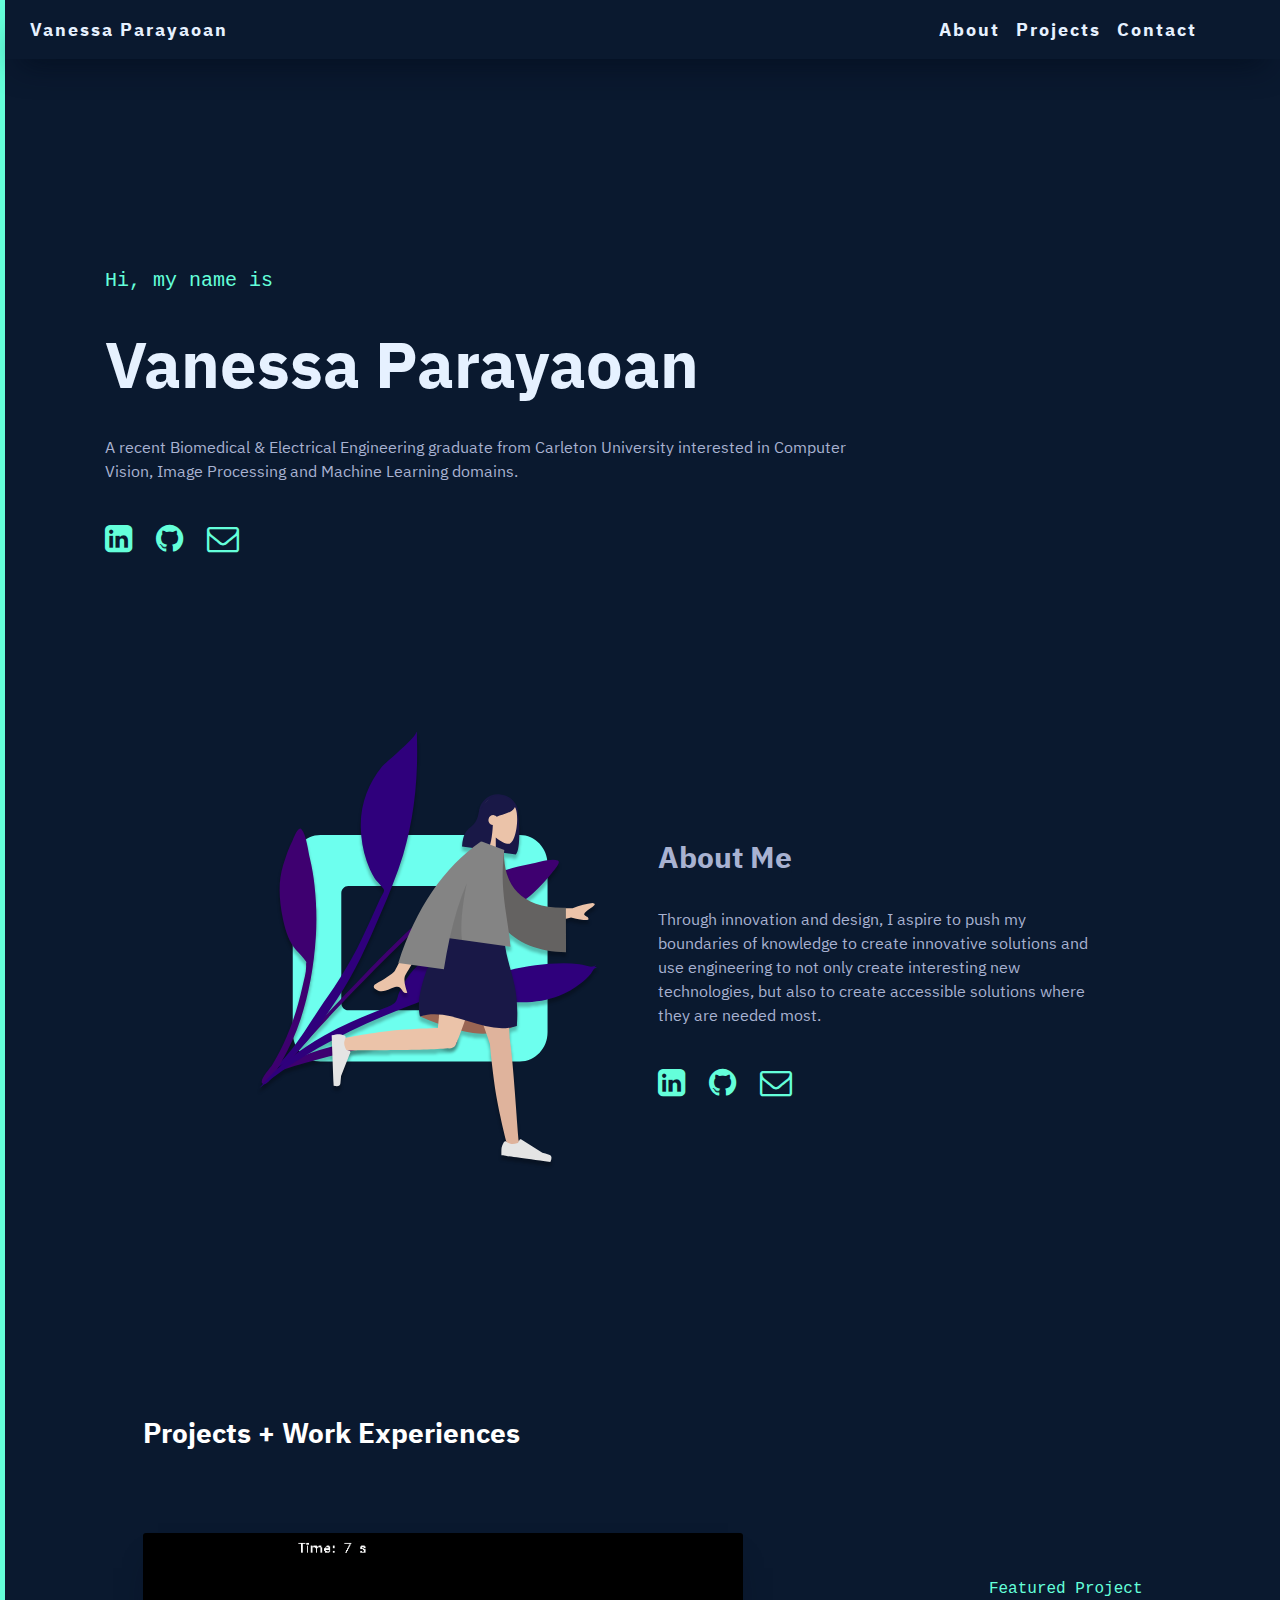
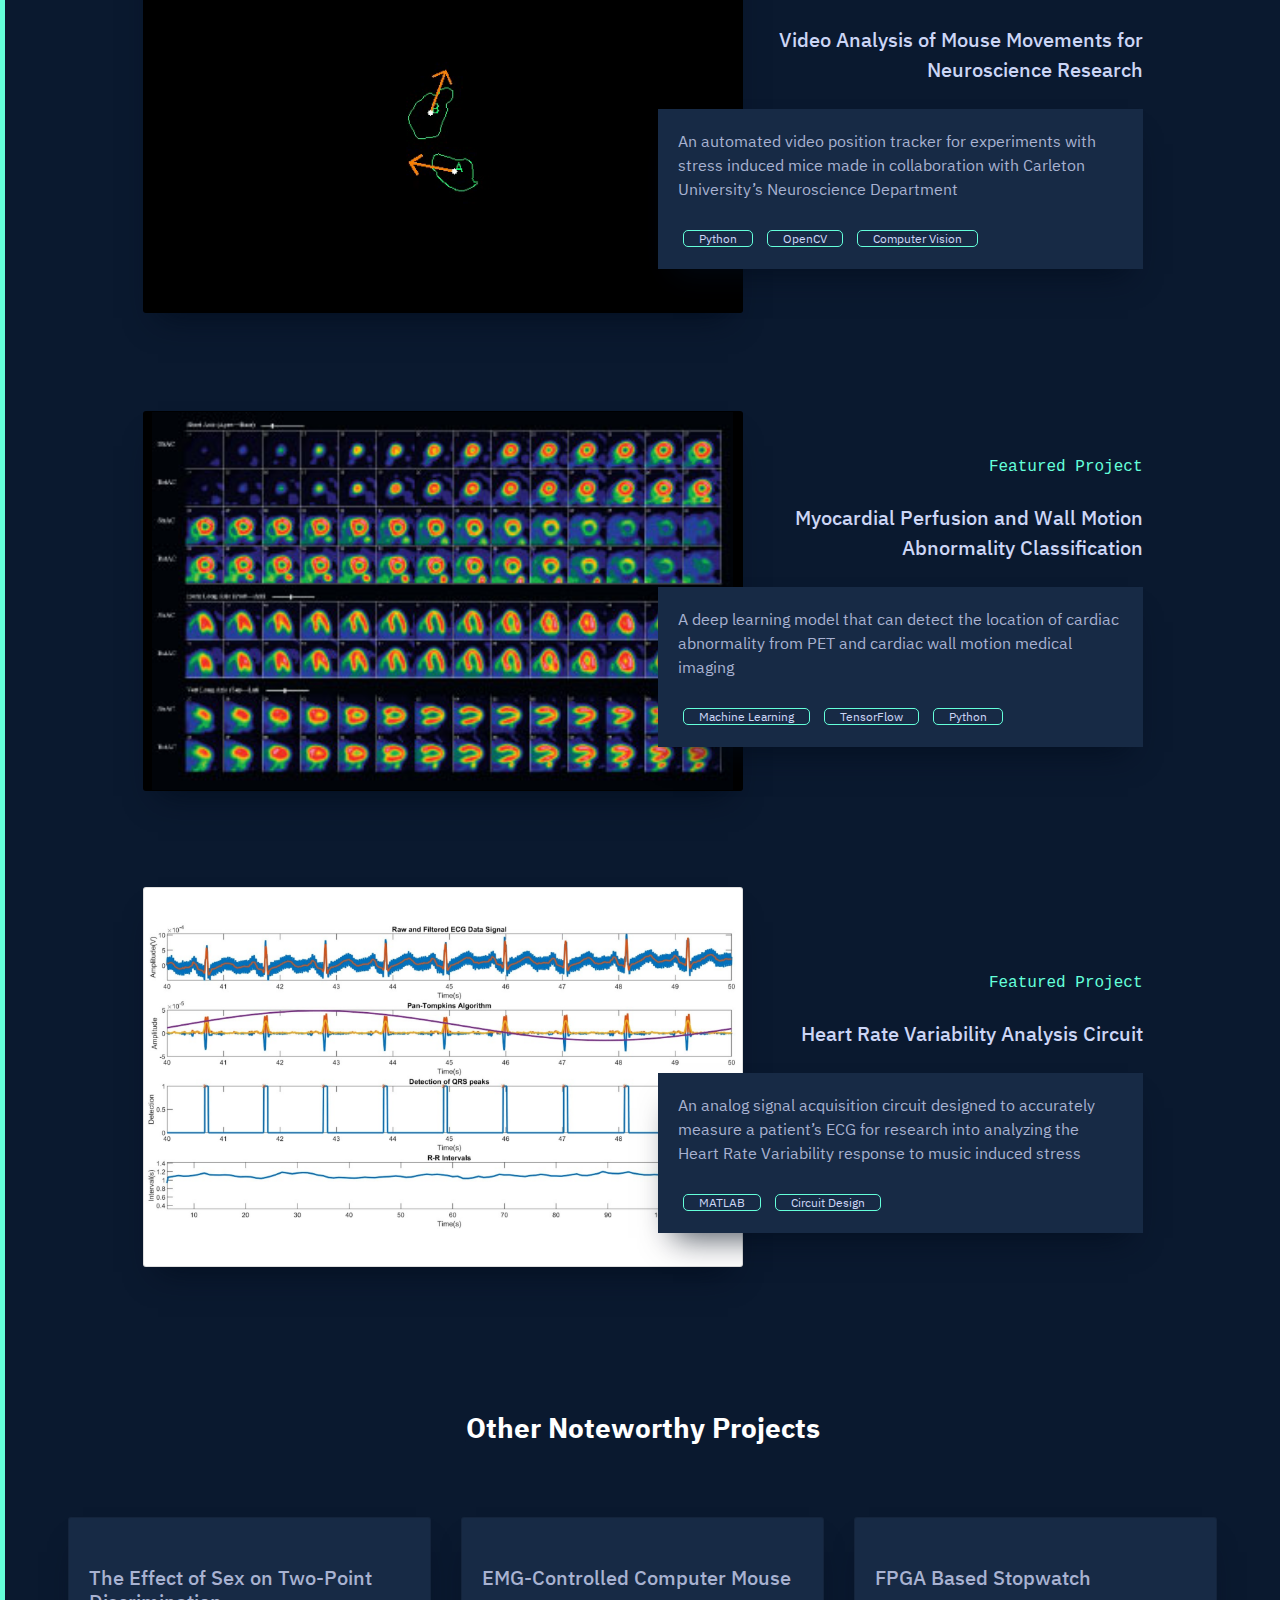
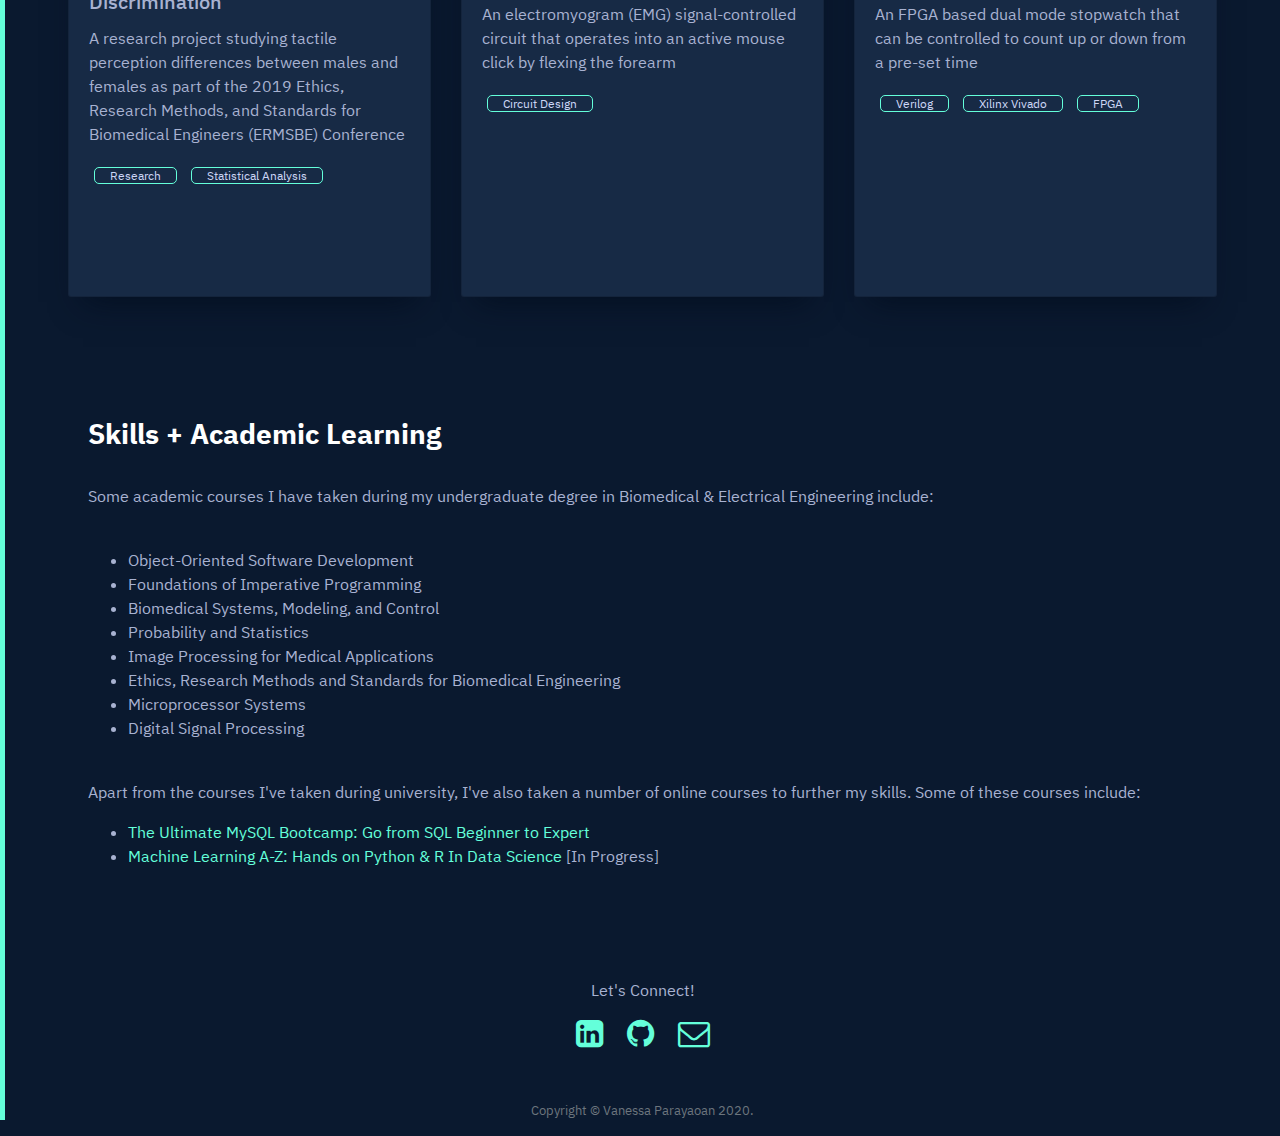
<file: index.html>
<!DOCTYPE html>
<html lang="en">

<head>
    <!-- Global site tag (gtag.js) - Google Analytics -->
    <script async src="https://www.googletagmanager.com/gtag/js?id=UA-169315702-1"></script>
    <script>
    window.dataLayer = window.dataLayer || [];
    function gtag(){dataLayer.push(arguments);}
    gtag('js', new Date());

    gtag('config', 'UA-169315702-1');
    </script>

    <meta charset="utf-8">
    <meta name="viewport" content="width=device-width, initial-scale=1, shrink-to-fit=no">

    <!-- Bootstrap CSS -->
    <link rel="stylesheet" href="https://stackpath.bootstrapcdn.com/bootstrap/4.3.1/css/bootstrap.min.css"
        integrity="sha384-ggOyR0iXCbMQv3Xipma34MD+dH/1fQ784/j6cY/iJTQUOhcWr7x9JvoRxT2MZw1T" crossorigin="anonymous">

    <!-- Custom styles for this template -->
    <link href="css/animate.css" rel="stylesheet">
    <link href="css/style.css" rel="stylesheet">
    <link href="css/google_fonts.css" rel="stylesheet">

    <link href="https://maxcdn.bootstrapcdn.com/font-awesome/4.5.0/css/font-awesome.min.css" rel="stylesheet">

    <!-- favicon -->
    <link rel="apple-touch-icon" sizes="180x180" href="favicon/apple-touch-icon.png">
    <link rel="icon" type="image/png" sizes="32x32" href="favicon/favicon-32x32.png">
    <link rel="icon" type="image/png" sizes="16x16" href="favicon/favicon-16x16.png">
    <link rel="manifest" href="favicon/site.webmanifest">
    <link rel="mask-icon" href="favicon/safari-pinned-tab.svg" color="#5bbad5">
    <meta name="msapplication-TileColor" content="#da532c">
    <meta name="theme-color" content="#ffffff">

    <title>Vanessa Parayaoan</title>

</head>

<body>
    <!-- Navigation -->
    <nav class="navbar navbar-expand-md">

        <a class="navbar-brand" href="index.html">Vanessa Parayaoan</a>

        <!-- Dark Mode Toggle -->
        <!-- <div class="toggle"></div>

        <button class="navbar-toggler" type="button" data-toggle="collapse" data-target="#navbarToggleExternalContent"
            aria-controls="navbarToggleExternalContent" aria-expanded="false" aria-label="Toggle navigation">
            <span class="navbar-toggler-icon">
                <i class="fa fa-bars"></i>
            </span>
        </button> -->

        <div class="collapse navbar-collapse" id="navbarToggleExternalContent">
            <ul class="navbar-nav ml-auto mt-lg-0 ">
                <li class="nav-item">
                    <a class="nav-link" href="#about-me">About</a>
                </li>
                <li class="nav-item">
                    <a class="nav-link" href="#projects">Projects</a>
                </li>
                <li class="nav-item">
                    <a class="nav-link" href="#contact">Contact</a>
                </li>
            </ul>
        </div>
    </nav>

    <!-- Header -->
    <section class="intro">
        <div class="flex-container">
            <div class="d-flex flex-column justify-content-left">
                <h5 id= "intro-greeting" class="animated fadeInUp">Hi, my name is</h5>
                <br>
                <h1 id="intro-name" class="animated fadeInUp"><span class="underline">Vanessa Parayaoan</span></h1>
                <br>
                <p>A recent Biomedical & Electrical Engineering graduate from Carleton University interested 
                    in Computer Vision, Image Processing and Machine Learning domains.</p>
                <div class="social-media-icons">
                    <br>
                    <a style="margin-left:0;" href="https://www.linkedin.com/in/vanessa-parayaoan-291b44163/"
                        target="_blank">
                        <i class="fa fa-linkedin-square fa-2x" aria-hidden="true"></i></a>
                    <a href="https://github.com/vparayaoan" target="_blank"><i class="fa fa-github fa-2x" aria-hidden="true"></i></a>
                    <a href="mailto:parayaoanvanessa@gmail.com" target="_blank"><i class="fa fa-envelope-o fa-2x" aria-hidden="true"></i></a>
                </div>
            </div>
        </div>
    </section>

    <section class="about" id="about-me">
        <div class="container">
            <div class="row" style = "height: 500px;">
                <div class="me col-md-6 col-lg-6">
                </div>
                <div class="col-md-6 col-lg-6 my-auto">
                    <div class="about-desc">
                        <h2 class="about-intro"><span class="underline">About Me</span></h2>
                        <br>
                        <p> Through innovation and design, I aspire to push my boundaries of knowledge to create
                            innovative solutions and use engineering to not only create interesting new technologies,
                            but also to create accessible solutions where they are needed most.
                        </p>
                        <br>
                        <div class="social-media-icons">
                            <a style="margin-left:0;" href="https://www.linkedin.com/in/vanessa-parayaoan-291b44163/"
                                target="_blank">
                                <i class="fa fa-linkedin-square fa-2x" aria-hidden="true"></i></a>
                            <a href="https://github.com/vparayaoan" target="_blank">
                                <i class="fa fa-github fa-2x" aria-hidden="true"></i></a>
                            <a href="mailto:parayaoanvanessa@gmail.com" target="_blank">
                                <i class="fa fa-envelope-o fa-2x" aria-hidden="true"></i></a>
                        </div>
                    </div>
                </div>
            </div>
        </div>
    </section>
    
    <!-- Page Content -->
    <section id="projects">
        <h3 class="underline">Projects + Work Experiences</h3>
        
        <div class="project-div">
            <div class="row">
                <div class="col-sm-6 col-md-6" style="padding-top: 50px;">
                    <a href="mouse.html">
                        <div style = "background-color:black;" class ="card animated fadeInUp">
                            <img src="imgs/mouseArrow.gif">
                        </div>
                    </a>
                </div>
                <div class="desc col-sm-6 col-md-6 animated fadeInUp my-auto">
                    <div class ="proj-num">Featured Project</div>
                    <br>
                    <div class="proj-title">
                        Video Analysis of Mouse Movements for Neuroscience Research
                    </div>
                    <br>
                    <div class = 'desc-title'>
                        <p class="proj-info">
                            An automated video position tracker for experiments with stress induced mice made in
                            collaboration with Carleton University’s Neuroscience Department
                        </p>
                        <div class="col-sm-2 col-md-2 proj-skills">Python</div>
                        <div class="col-sm-2 col-md-2 proj-skills">OpenCV</div>
                        <div class="col-sm-2 col-md-2 proj-skills">Computer Vision</div>
                    </div>
                </div>
            </div>
            <br>
            <br>
            <div class="row">
                <div class="col-sm-6 col-md-6" style="padding-top: 50px;">
                    <a href="heart.html">
                        <div style="background-color: black;" class="card animated fadeInUp">
                            <img src="imgs/pet-imaging-scan.jpg">
                        </div>
                    </a>
                </div>   
                <div class="desc col-sm-6 col-md-6 animated fadeInUp my-auto">
                    <div class ="proj-num">Featured Project</div>
                    <br>
                    <div class="proj-title" style= "margin-left: 50px;">
                        Myocardial Perfusion and Wall Motion Abnormality Classification
                    </div>
                    <br>
                    <div class = 'desc-title'>
                        <p class="proj-info">
                            A deep learning model that can detect the location of cardiac abnormality from PET and 
                            cardiac wall motion medical imaging
                        </p>
                        <div class="col-sm-2 col-md-2 proj-skills">Machine Learning</div>
                        <div class="col-sm-2 col-md-2 proj-skills">TensorFlow</div>
                        <div class="col-sm-2 col-md-2 proj-skills">Python</div>
                    </div>
                </div>   
            </div>
            <br>
            <br>
      

            <br>
            <br>
            <div class="row">
                <div class="col-sm-6 col-md-6">
                    <div style="background-color:white;" class="card animated fadeInUp">
                        <img src="imgs/HRV MATLAB Data.png" >
                    </div>
                </div>
                <div class="desc col-sm-6 col-md-6 animated fadeInUp my-auto">
                    <div class ="proj-num">Featured Project</div>
                    <br>
                    <div class="proj-title">Heart Rate Variability Analysis Circuit</div>
                    <br>
                    <div class = "desc-title">
                        <p class="proj-info"> An analog signal acquisition circuit designed to accurately measure a patient’s ECG for research into analyzing the Heart Rate Variability response to music induced stress </p>
                        <div class="col-sm-2 col-md-2 proj-skills">MATLAB</div>
                        <div class="col-sm-2 col-md-2 proj-skills">Circuit Design</div>
                    </div>
                </div>
            </div>
        </section>
        <br>
        <br>
        <br>
        <br>
        <br>
        <br>
        <section class="archive">
        <h3 class="underline text-center">Other Noteworthy Projects</h3>
        <div class="card-deck m-5">
            <div class="card animated fadeInUp">
              <div class="card-body pt-5">
                <h5 class="card-title">The Effect of Sex on Two-Point Discrimination</h5>
                <p class="card-text">A research project studying tactile perception differences between males and females as part of the 
                    2019 Ethics, Research Methods, and Standards for Biomedical Engineers (ERMSBE) Conference</p>
                <div class="col-sm-2 col-md-2 proj-skills">Research</div>
                <div class="col-sm-2 col-md-2 proj-skills">Statistical Analysis</div>
              </div>
            </div>
            <div class="card animated fadeInUp">
              <div class="card-body pt-5">
                <h5 class="card-title">EMG-Controlled Computer Mouse</h5>
                <p class="card-text">An electromyogram (EMG) signal-controlled circuit that operates into an active mouse click by flexing the forearm</p>
                <div class="col-sm-2 col-md-2 proj-skills">Circuit Design</div>
              </div>
            </div>
            <div class="card animated fadeInUp">
              <div class="card-body pt-5">
                <h5 class="card-title">FPGA Based Stopwatch</h5>
                <p class="card-text">An FPGA based dual mode stopwatch that can be controlled to count up or down from a pre-set time</p>
                <div class="col-sm-2 col-md-2 proj-skills">Verilog</div>
                <div class="col-sm-2 col-md-2 proj-skills">Xilinx Vivado</div>
                <div class="col-sm-2 col-md-2 proj-skills">FPGA</div>
              </div>
            </div>
          </div>
        </section>
        
        <br>
        <br>
        <br>
    <section class="courses">
        <div class="container"> 
            <h3 class="underline">Skills + Academic Learning</h3>
            <p>Some academic courses I have taken during my undergraduate degree in Biomedical & Electrical Engineering include:</p>
            <br>
            <ul class="multi-column">
                <li>Object-Oriented Software Development</li>
                <li>Foundations of Imperative Programming</li>
                <li>Biomedical Systems, Modeling, and Control</li>
                <li>Probability and Statistics</li>
                <li>Image Processing for Medical Applications</li>
                <li>Ethics, Research Methods and Standards for Biomedical Engineering</li>
                <li>Microprocessor Systems</li>
                <li>Digital Signal Processing</li>

            </ul>
        </div>
    </section>
    <br>
    <section class="online">
        <div class="container">
            <p>Apart from the courses I've taken during university, I've also taken a number of
                online courses to further my skills. Some of these courses include:
                <ul>
                    <li><a href="https://www.udemy.com/course/the-ultimate-mysql-bootcamp-go-from-sql-beginner-to-expert/">
                        The Ultimate MySQL Bootcamp: Go from SQL Beginner to Expert</a></li>
                    <li><a href="https://www.udemy.com/course/machinelearning/">
                        Machine Learning A-Z: Hands on Python & R In Data Science </a> [In Progress]</li>
                </ul>
            </p>
        </div>
    </section>
    <br> 

    <section id="contact">
        <p>Let's Connect!</p>
        <div class="social-media-icons">
            <a href="https://www.linkedin.com/in/vanessa-parayaoan-291b44163/" target="_blank"><i class="fa fa-linkedin-square fa-2x" aria-hidden="true"></i> </a>
            <a href="https://github.com/vparayaoan" target="_blank"><i class="fa fa-github fa-2x" aria-hidden="true"></i></a>
            <a href="mailto:parayaoanvanessa@gmail.com" target="_blank"><i class="fa fa-envelope-o fa-2x" aria-hidden="true"></i></a>
        </div>
    </section>

    <!-- Footer -->
    <footer>
        <div class="container">
            <p class="text-center text-muted small">
                Copyright &copy; Vanessa Parayaoan 2020.
            </p>
        </div>
    </footer>

    <!-- Bootstrap core JavaScript -->
    <script src="https://code.jquery.com/jquery-3.3.1.slim.min.js"
        integrity="sha384-q8i/X+965DzO0rT7abK41JStQIAqVgRVzpbzo5smXKp4YfRvH+8abtTE1Pi6jizo"
        crossorigin="anonymous"></script>
    <script type="text/javascript" src="index.js"></script>
    <script src="https://cdnjs.cloudflare.com/ajax/libs/popper.js/1.14.7/umd/popper.min.js"
        integrity="sha384-UO2eT0CpHqdSJQ6hJty5KVphtPhzWj9WO1clHTMGa3JDZwrnQq4sF86dIHNDz0W1"
        crossorigin="anonymous"></script>
    <script src="https://stackpath.bootstrapcdn.com/bootstrap/4.3.1/js/bootstrap.min.js"
        integrity="sha384-JjSmVgyd0p3pXB1rRibZUAYoIIy6OrQ6VrjIEaFf/nJGzIxFDsf4x0xIM+B07jRM"
        crossorigin="anonymous"></script>

</body>

</html>
</file>
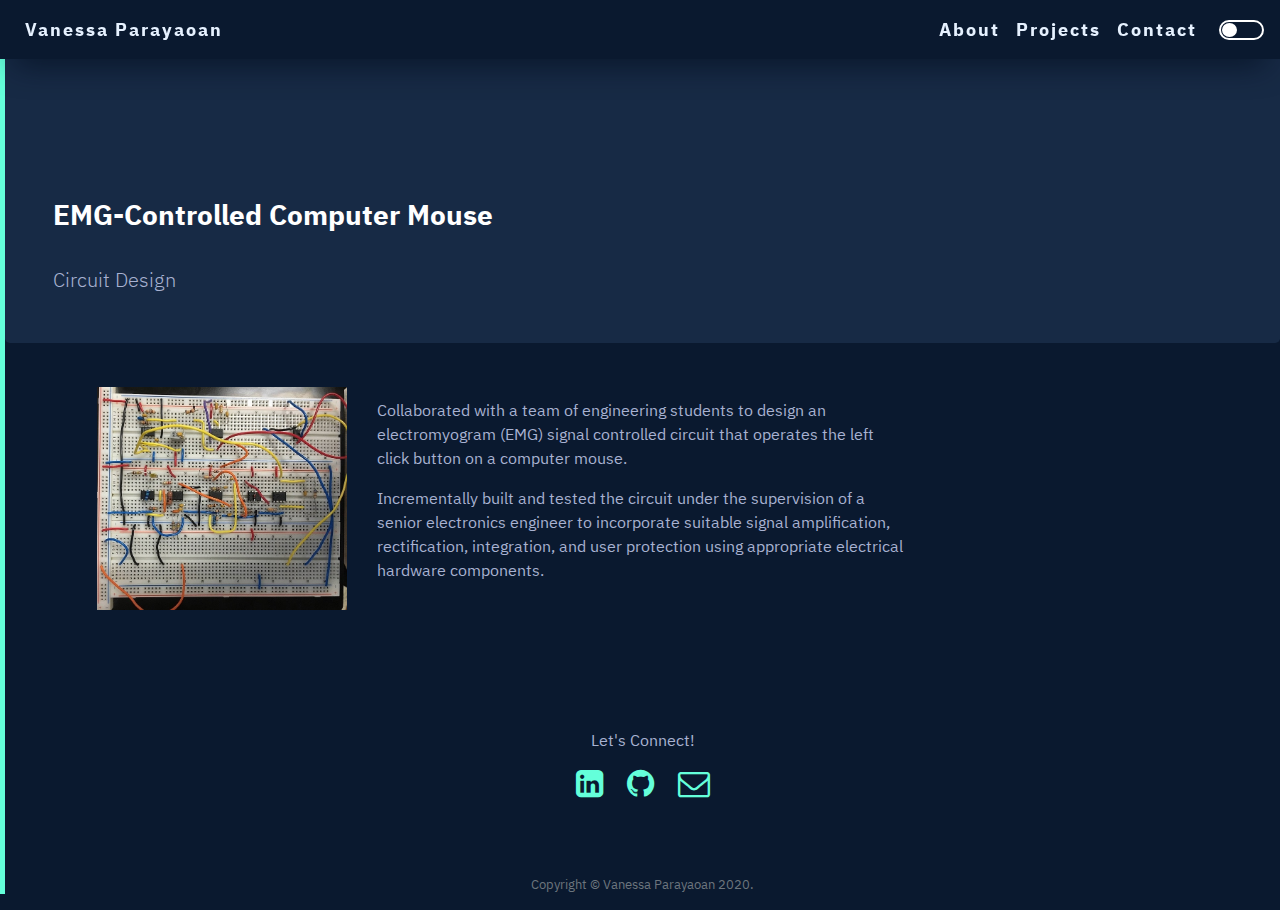
<file: emg.html>
<!DOCTYPE html>
<html lang="en">

<head>
    <!-- Global site tag (gtag.js) - Google Analytics -->
    <script async src="https://www.googletagmanager.com/gtag/js?id=UA-169315702-1"></script>
    <script>
    window.dataLayer = window.dataLayer || [];
    function gtag(){dataLayer.push(arguments);}
    gtag('js', new Date());

    gtag('config', 'UA-169315702-1');
    </script>

    <meta charset="utf-8">
    <meta name="viewport" content="width=device-width, initial-scale=1, shrink-to-fit=no">

    <!-- Bootstrap CSS -->
    <link rel="stylesheet" href="https://stackpath.bootstrapcdn.com/bootstrap/4.3.1/css/bootstrap.min.css"
        integrity="sha384-ggOyR0iXCbMQv3Xipma34MD+dH/1fQ784/j6cY/iJTQUOhcWr7x9JvoRxT2MZw1T" crossorigin="anonymous">

    <!-- Custom styles for this template -->
    <link href="css/animate.css" rel="stylesheet">
    <link href="css/style.css" rel="stylesheet">
    <link href="css/google_fonts.css" rel="stylesheet">

    <link href="https://maxcdn.bootstrapcdn.com/font-awesome/4.5.0/css/font-awesome.min.css" rel="stylesheet">

    <!-- favicon -->
    <link rel="apple-touch-icon" sizes="180x180" href="favicon/apple-touch-icon.png">
    <link rel="icon" type="image/png" sizes="32x32" href="favicon/favicon-32x32.png">
    <link rel="icon" type="image/png" sizes="16x16" href="favicon/favicon-16x16.png">
    <link rel="manifest" href="favicon/site.webmanifest">
    <link rel="mask-icon" href="favicon/safari-pinned-tab.svg" color="#5bbad5">
    <meta name="msapplication-TileColor" content="#da532c">
    <meta name="theme-color" content="#ffffff">

    <title>Vanessa Parayaoan</title>

</head>

<body>
    <!-- Navigation -->
    <nav class="navbar navbar-expand-md fixed-top">

        <a class="navbar-brand" href="index.html">Vanessa Parayaoan</a>

        <!-- Dark Mode Toggle -->
        <div class="toggle"></div>

        <button class="navbar-toggler" type="button" data-toggle="collapse" data-target="#navbarToggleExternalContent"
            aria-controls="navbarToggleExternalContent" aria-expanded="false" aria-label="Toggle navigation">
            <span class="navbar-toggler-icon">
                <i class="fa fa-bars"></i>
            </span>
        </button>

        <div class="collapse navbar-collapse" id="navbarToggleExternalContent">
            <ul class="navbar-nav ml-auto mt-lg-0 ">
                <li class="nav-item">
                    <a class="nav-link" href="index.html#about-me">About</a>
                </li>
                <li class="nav-item">
                    <a class="nav-link" href="index.html#projects">Projects</a>
                </li>
                <li class="nav-item">
                    <a class="nav-link" href="#contact">Contact</a>
                </li>
            </ul>
        </div>
    </nav>

    <div class="jumbotron">
        <h3 class="page-title animated fadeInUp">
            EMG-Controlled Computer Mouse
        </h3>
        <div class="lead">Circuit Design</div>
    </div>

    <div class="container p-4">
        <div class="row">
            <div class="col-sm-3 col-md-3 animated fadeInUp">
                <img src="imgs/emg.png">
            </div>

            <div class="page-desc my-auto col-sm-12 col-md-6">
                <p> Collaborated with a team of engineering students to design an electromyogram (EMG) signal
                    controlled circuit that operates the left click button on a computer mouse.
                </p>
                <p>Incrementally built and tested the circuit under the supervision of a senior electronics engineer
                    to incorporate suitable signal amplification, rectification, integration, and user protection using
                    appropriate electrical hardware components.</p>
            </div>
        </div>

    </div>

    <br>

    <section id="contact">
        <p>Let's Connect!</p>
        <div class="social-media-icons">
            <a href="https://www.linkedin.com/in/vanessa-parayaoan-291b44163/" target="_blank">
                <i class="fa fa-linkedin-square fa-2x" aria-hidden="true"></i>
            </a>

            <a href="https://github.com/vparayaoan" target="_blank">
                <i class="fa fa-github fa-2x" aria-hidden="true"></i>
            </a>

            <a href="mailto:parayaoanvanessa@gmail.com" target="_blank">
                <i class="fa fa-envelope-o fa-2x" aria-hidden="true"></i>
            </a>
            <div id="background"></div>
        </div>
        <br>
    </section>

    <!-- Footer -->
    <footer>
        <div class="container">
            <p class="text-center text-muted small">
                Copyright &copy; Vanessa Parayaoan 2020. 
            </p>
        </div>
    </footer>

    <!-- Bootstrap core JavaScript -->
    <script src="https://code.jquery.com/jquery-3.3.1.slim.min.js"
        integrity="sha384-q8i/X+965DzO0rT7abK41JStQIAqVgRVzpbzo5smXKp4YfRvH+8abtTE1Pi6jizo"
        crossorigin="anonymous"></script>
    <script type="text/javascript" src="index.js"></script>
    <script src="https://cdnjs.cloudflare.com/ajax/libs/popper.js/1.14.7/umd/popper.min.js"
        integrity="sha384-UO2eT0CpHqdSJQ6hJty5KVphtPhzWj9WO1clHTMGa3JDZwrnQq4sF86dIHNDz0W1"
        crossorigin="anonymous"></script>
    <script src="https://stackpath.bootstrapcdn.com/bootstrap/4.3.1/js/bootstrap.min.js"
        integrity="sha384-JjSmVgyd0p3pXB1rRibZUAYoIIy6OrQ6VrjIEaFf/nJGzIxFDsf4x0xIM+B07jRM"
        crossorigin="anonymous"></script>

</body>

</html>
</file>
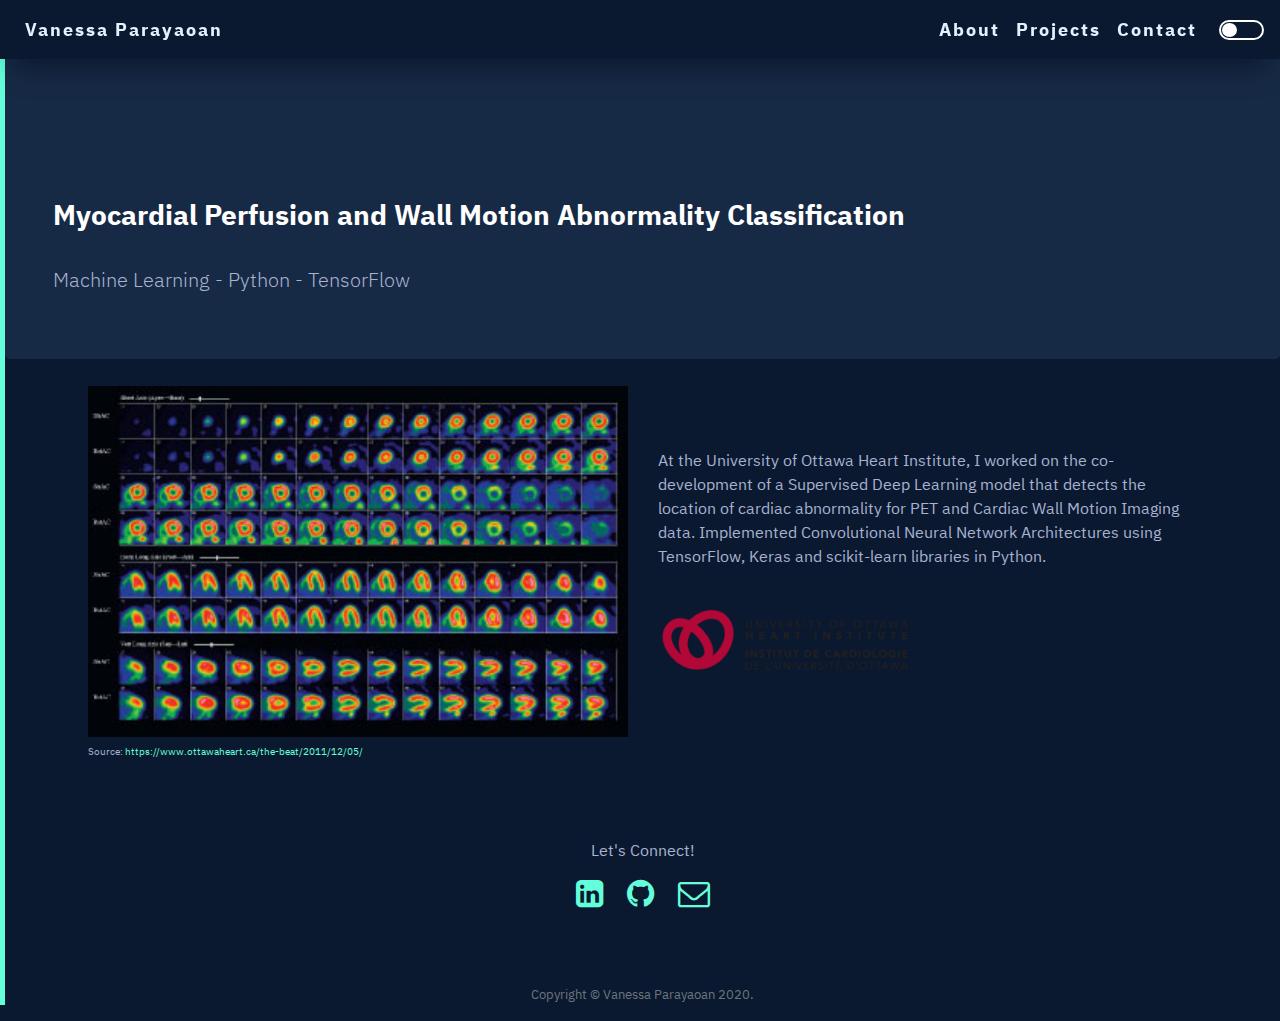
<file: heart.html>
<!DOCTYPE html>
<html lang="en">

<head>
    <!-- Global site tag (gtag.js) - Google Analytics -->
    <script async src="https://www.googletagmanager.com/gtag/js?id=UA-169315702-1"></script>
    <script>
    window.dataLayer = window.dataLayer || [];
    function gtag(){dataLayer.push(arguments);}
    gtag('js', new Date());

    gtag('config', 'UA-169315702-1');
    </script>

    <meta charset="utf-8">
    <meta name="viewport" content="width=device-width, initial-scale=1, shrink-to-fit=no">

    <!-- Bootstrap CSS -->
    <link rel="stylesheet" href="https://stackpath.bootstrapcdn.com/bootstrap/4.3.1/css/bootstrap.min.css"
        integrity="sha384-ggOyR0iXCbMQv3Xipma34MD+dH/1fQ784/j6cY/iJTQUOhcWr7x9JvoRxT2MZw1T" crossorigin="anonymous">

    <!-- Custom styles for this template -->
    <link href="css/animate.css" rel="stylesheet">
    <link href="css/style.css" rel="stylesheet">
    <link href="css/google_fonts.css" rel="stylesheet">

    <link href="https://maxcdn.bootstrapcdn.com/font-awesome/4.5.0/css/font-awesome.min.css" rel="stylesheet">

    <!-- favicon -->
    <link rel="apple-touch-icon" sizes="180x180" href="favicon/apple-touch-icon.png">
    <link rel="icon" type="image/png" sizes="32x32" href="favicon/favicon-32x32.png">
    <link rel="icon" type="image/png" sizes="16x16" href="favicon/favicon-16x16.png">
    <link rel="manifest" href="favicon/site.webmanifest">
    <link rel="mask-icon" href="favicon/safari-pinned-tab.svg" color="#5bbad5">
    <meta name="msapplication-TileColor" content="#da532c">
    <meta name="theme-color" content="#ffffff">

    <title>Vanessa Parayaoan</title>

</head>

<body>
    <!-- Navigation -->
    <nav class="navbar navbar-expand-md fixed-top">

        <a class="navbar-brand" href="index.html">Vanessa Parayaoan</a>

        <!-- Dark Mode Toggle -->
        <div class="toggle"></div>

        <button class="navbar-toggler" type="button" data-toggle="collapse" data-target="#navbarToggleExternalContent"
            aria-controls="navbarToggleExternalContent" aria-expanded="false" aria-label="Toggle navigation">
            <span class="navbar-toggler-icon">
                <i class="fa fa-bars"></i>
            </span>
        </button>

        <div class="collapse navbar-collapse" id="navbarToggleExternalContent">
            <ul class="navbar-nav ml-auto mt-lg-0 ">
                <li class="nav-item">
                    <a class="nav-link" href="index.html#about-me">About</a>
                </li>
                <li class="nav-item">
                    <a class="nav-link" href="index.html#projects">Projects</a>
                </li>
                <li class="nav-item">
                    <a class="nav-link" href="#contact">Contact</a>
                </li>
            </ul>
        </div>
    </nav>

    <div class="jumbotron">
        <h3 class="page-title animated fadeInUp">
            Myocardial Perfusion and Wall Motion Abnormality Classification
        </h3>
        <p class="lead">Machine Learning - Python - TensorFlow</p>
    </div>

    <div class="container">
        <div class="row">
            <div class="col-sm-6 col-md-6 animated fadeInLeft">
                <img src="imgs/pet-imaging-scan.jpg">
                <div class = "pic-link">
                    Source: <a href ="https://www.ottawaheart.ca/the-beat/2011/12/05/transforming-advanced-imaging-technology-patient-care" target = "_blank">
                        https://www.ottawaheart.ca/the-beat/2011/12/05/</a>
                </div>
            </div>

            <div class="my-auto col-sm-12 col-md-6">
                <p>At the University of Ottawa Heart Institute, I worked on the co-development of a Supervised Deep Learning model that detects the location of cardiac abnormality for PET and Cardiac Wall Motion Imaging data. 
                    Implemented Convolutional Neural Network Architectures using TensorFlow, Keras and scikit-learn libraries in Python.
                </p>
                <br>
                <div class ="row">
                    <div class="col-sm-4 col-md-6 inverted">
                        <img src = "imgs/logo_1.png">
                    </div>   
                </div>
            </div>
        </div>
        <br>
    </div>



    <section id="contact">
        <p>Let's Connect!</p>
        <div class="social-media-icons">
            <a href="https://www.linkedin.com/in/vanessa-parayaoan-291b44163/" target="_blank">
                <i class="fa fa-linkedin-square fa-2x" aria-hidden="true"></i>
            </a>

            <a href="https://github.com/vparayaoan" target="_blank">
                <i class="fa fa-github fa-2x" aria-hidden="true"></i>
            </a>

            <a href="mailto:parayaoanvanessa@gmail.com" target="_blank">
                <i class="fa fa-envelope-o fa-2x" aria-hidden="true"></i>
            </a>
            <div id="background"></div>
        </div>
        <br>
    </section>

    <!-- Footer -->
    <footer>
        <div class="container">
            <p class="text-center text-muted small">
                Copyright &copy; Vanessa Parayaoan 2020.
            </p>
        </div>
    </footer>

    <!-- Bootstrap core JavaScript -->
    <script src="https://code.jquery.com/jquery-3.3.1.slim.min.js"
        integrity="sha384-q8i/X+965DzO0rT7abK41JStQIAqVgRVzpbzo5smXKp4YfRvH+8abtTE1Pi6jizo"
        crossorigin="anonymous"></script>
    <script type="text/javascript" src="index.js"></script>
    <script src="https://cdnjs.cloudflare.com/ajax/libs/popper.js/1.14.7/umd/popper.min.js"
        integrity="sha384-UO2eT0CpHqdSJQ6hJty5KVphtPhzWj9WO1clHTMGa3JDZwrnQq4sF86dIHNDz0W1"
        crossorigin="anonymous"></script>
    <script src="https://stackpath.bootstrapcdn.com/bootstrap/4.3.1/js/bootstrap.min.js"
        integrity="sha384-JjSmVgyd0p3pXB1rRibZUAYoIIy6OrQ6VrjIEaFf/nJGzIxFDsf4x0xIM+B07jRM"
        crossorigin="anonymous"></script>

</body>

</html>
</file>
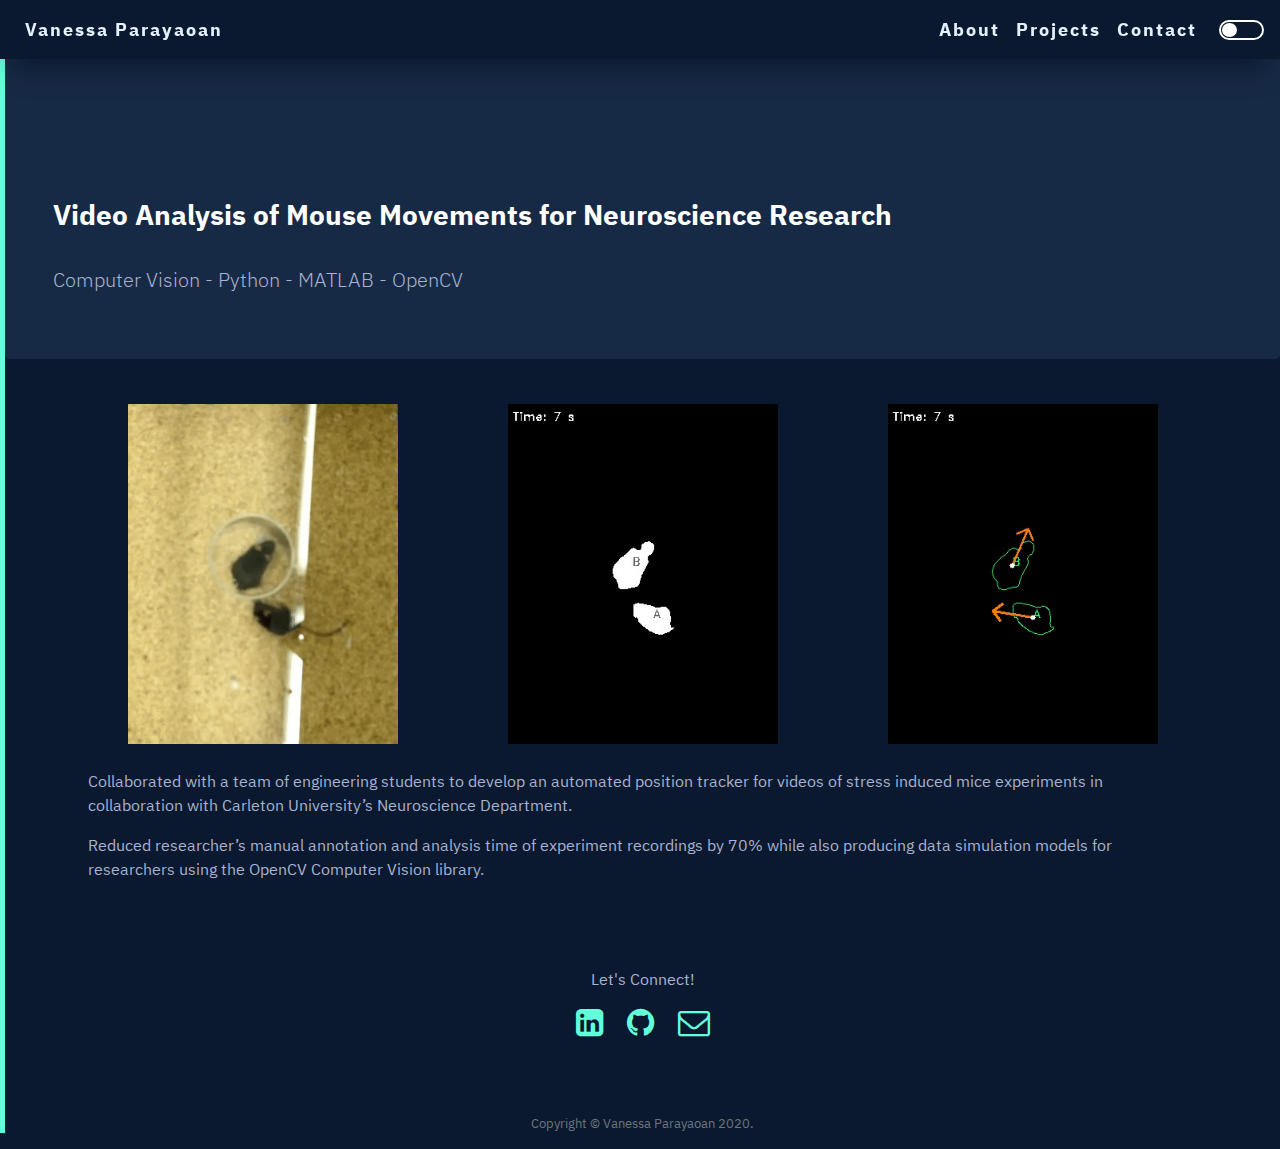
<file: mouse.html>
<!DOCTYPE html>
<html lang="en">

<head>
    <!-- Global site tag (gtag.js) - Google Analytics -->
    <script async src="https://www.googletagmanager.com/gtag/js?id=UA-169315702-1"></script>
    <script>
    window.dataLayer = window.dataLayer || [];
    function gtag(){dataLayer.push(arguments);}
    gtag('js', new Date());

    gtag('config', 'UA-169315702-1');
    </script>

    <meta charset="utf-8">
    <meta name="viewport" content="width=device-width, initial-scale=1, shrink-to-fit=no">

    <!-- Bootstrap CSS -->
    <link rel="stylesheet" href="https://stackpath.bootstrapcdn.com/bootstrap/4.3.1/css/bootstrap.min.css"
        integrity="sha384-ggOyR0iXCbMQv3Xipma34MD+dH/1fQ784/j6cY/iJTQUOhcWr7x9JvoRxT2MZw1T" crossorigin="anonymous">

    <!-- Custom styles for this template -->
    <link href="css/animate.css" rel="stylesheet">
    <link href="css/style.css" rel="stylesheet">
    <link href="css/google_fonts.css" rel="stylesheet">

    <link href="https://maxcdn.bootstrapcdn.com/font-awesome/4.5.0/css/font-awesome.min.css" rel="stylesheet">

    <!-- favicon -->
    <link rel="apple-touch-icon" sizes="180x180" href="favicon/apple-touch-icon.png">
    <link rel="icon" type="image/png" sizes="32x32" href="favicon/favicon-32x32.png">
    <link rel="icon" type="image/png" sizes="16x16" href="favicon/favicon-16x16.png">
    <link rel="manifest" href="favicon/site.webmanifest">
    <link rel="mask-icon" href="favicon/safari-pinned-tab.svg" color="#5bbad5">
    <meta name="msapplication-TileColor" content="#da532c">
    <meta name="theme-color" content="#ffffff">

    <title>Vanessa Parayaoan</title>

</head>

<body>
    <!-- Navigation -->
    <nav class="navbar navbar-expand-md fixed-top">

        <a class="navbar-brand" href="index.html">Vanessa Parayaoan</a>

        <!-- Dark Mode Toggle -->
        <div class="toggle"></div>

        <button class="navbar-toggler" type="button" data-toggle="collapse" data-target="#navbarToggleExternalContent"
            aria-controls="navbarToggleExternalContent" aria-expanded="false" aria-label="Toggle navigation">
            <span class="navbar-toggler-icon">
                <i class="fa fa-bars"></i>
            </span>
        </button>

        <div class="collapse navbar-collapse" id="navbarToggleExternalContent">
            <ul class="navbar-nav ml-auto mt-lg-0 ">
                <li class="nav-item">
                    <a class="nav-link" href="index.html#about-me">About</a>
                </li>
                <li class="nav-item">
                    <a class="nav-link" href="index.html#projects">Projects</a>
                </li>
                <li class="nav-item">
                    <a class="nav-link" href="#contact">Contact</a>
                </li>
            </ul>
        </div>
    </nav>

    <div class="jumbotron">
        <h3 class="page-title animated fadeInUp">Video Analysis of Mouse Movements for Neuroscience Research
        </h3>
        <p class="lead">Computer Vision - Python - MATLAB - OpenCV</p>
    </div>

    <div class="container">
        <div class="row">
            <div class="col-sm-4 col-md-4 animated fadeInUp">
                <img class="trio" src="imgs/mouseOriginal.gif">
            </div>
            <div class="col-sm-4 col-md-4 animated fadeInUp">
                <img class="trio" src="imgs/mouseMask2.gif">
            </div>
            <div class="col-sm-4 col-md-4 animated fadeInUp">
                <img class="trio" src="imgs/mouseArrow.gif">
            </div>
        </div>

        <div class="row">
            <div class="col-sm-12 col-md-12">
                <p> Collaborated with a team of engineering students to develop an automated position tracker for videos of stress 
                    induced mice experiments in collaboration with Carleton University’s Neuroscience Department.
                </p>
                <p> Reduced researcher’s manual annotation and analysis time of experiment recordings by 70% while also producing 
                    data simulation models for researchers using the OpenCV Computer Vision library.
                </p>
            </div>
        </div>

    </div>



    <section id="contact">
        <p>Let's Connect!</p>
        <div class="social-media-icons">
            <a href="https://www.linkedin.com/in/vanessa-parayaoan-291b44163/" target="_blank">
                <i class="fa fa-linkedin-square fa-2x" aria-hidden="true"></i>
            </a>

            <a href="https://github.com/vparayaoan" target="_blank">
                <i class="fa fa-github fa-2x" aria-hidden="true"></i>
            </a>

            <a href="mailto:parayaoanvanessa@gmail.com" target="_blank">
                <i class="fa fa-envelope-o fa-2x" aria-hidden="true"></i>
            </a>
            <div id="background"></div>
        </div>
        <br>
    </section>

    <!-- Footer -->
    <footer>
        <div class="container">
            <p class="text-center text-muted small">
                Copyright &copy; Vanessa Parayaoan 2020.
            </p>
        </div>
    </footer>

    <!-- Bootstrap core JavaScript -->
    <script src="https://code.jquery.com/jquery-3.3.1.slim.min.js"
        integrity="sha384-q8i/X+965DzO0rT7abK41JStQIAqVgRVzpbzo5smXKp4YfRvH+8abtTE1Pi6jizo"
        crossorigin="anonymous"></script>
    <script type="text/javascript" src="index.js"></script>
    <script src="https://cdnjs.cloudflare.com/ajax/libs/popper.js/1.14.7/umd/popper.min.js"
        integrity="sha384-UO2eT0CpHqdSJQ6hJty5KVphtPhzWj9WO1clHTMGa3JDZwrnQq4sF86dIHNDz0W1"
        crossorigin="anonymous"></script>
    <script src="https://stackpath.bootstrapcdn.com/bootstrap/4.3.1/js/bootstrap.min.js"
        integrity="sha384-JjSmVgyd0p3pXB1rRibZUAYoIIy6OrQ6VrjIEaFf/nJGzIxFDsf4x0xIM+B07jRM"
        crossorigin="anonymous"></script>

</body>

</html>
</file>
<file: css/style.css>
body {
    font-family: 'IBM Plex Sans';
    transition: 0.5s;
    background-color:#0A192F;
    font-size: 16px;
    color:#A8B2D1;
    border-left:solid #64FFDA 5px;
}

html{
    scroll-behavior: smooth;
}

/*Smooth-Scrolling-no blocking header*/
#projects::before {
  display: block;
  content: " ";
  margin-top: -50px;
  height: 65px;
  visibility: hidden;
}

/*NAVBAR SETTINGS*/
.navbar{
    background-color:#0A192F;
    transition: 0.5s;
    padding:8px 25px;
    box-shadow: rgba(2, 12, 27, 0.7) 0px 20px 30px -15px;
}

.navbar-brand, 
.nav-link {
    color:#E6F1FF;
    font-size: 18px;
    font-weight:700;
    letter-spacing: 2px;
}

.nav-link:hover,
.navbar-brand:hover{
   color: #64FFDA;
}

.navbar-collapse{
    padding-right:50px;
}

.navbar-toggler{
    border-radius:0;
    padding:0px;
    font-size: 2em;
    line-height: 40px; 
    background-color:transparent;
}

.navbar-toggler:focus, .navbar-toggler:active {
    outline:none;
    box-shadow:none;
}

.toggle{
    position: absolute;
    top: 20px;
    right: 16px;
    background:#0A192F ;
    border: 2px solid white;
    width: 45px;
    height: 20px;
    cursor: pointer;
    border-radius: 20px;
    transition: 0.5s;
}

.toggle.active{
    background: #0A192F;
    border: 2px solid white;
}

.toggle:before{
    content: '';
    position: absolute;
    top: 1px;
    left: 1px;
    width: 15px;
    height: 14px;
    background: white;
    border-radius: 50%;
    transition: 0.5s;
}

.toggle.active:before{
    left:25px;
    background: #FDF7F2;
}

h3{
    font-size: 28px;
    padding-bottom:25px;
    font-weight: bold; 
    color: white;
}

.intro{
    padding-top: 210px;
    padding-right:400px;
    padding-bottom: 90px;
    padding-left: 100px;    
}

#intro-greeting{
    color:#64FFDA;
    font-family: "SF Mono", "Fira Code", "Fira Mono", "Roboto Mono", "Lucida Console", Monaco, monospace;
}

#intro-name{
    color: #E6F1FF;
    font-family: 'IBM Plex Sans';
    font-weight: bolder;
    font-size: 65px;
}

.underline{
    text-decoration: underline #0A192F !important;
}

.about .container{
    display: flex;
    padding-top: 5%;
    padding-bottom: 5%;
    margin-bottom: 10%;
    position: relative; 
    padding-left: 100px;
    padding-right: 100px;
}

.about-intro{
    font-family:"IBM Plex Sans";
    font-weight: bold;
    font-size: 30px;
    text-align: left;
    padding-top:20px;
}

.me{
    background-image: url("../imgs/me-dark.svg");
    background-repeat: no-repeat;
    display: inline-block;
    width: 100%;
    vertical-align: middle;
    background-size: contain;
    background-position: center;
    padding: 100px;
    transition: 0.4s;
  }


.about-desc{
    padding-right:20px;
}

.multi-column{
    column-count: 2;
    column-gap: 20px;
    column-fill: auto;
    list-style-position: outside;
}

img {
    width: 100%;
    height: 100%;
    object-fit: contain;
}

#projects {
    display: block;
    max-width: 1200px;
    margin: 0 auto;
    padding-left: 100px;
    padding-right: 100px;
}

.page-title{
    padding-top:150px;
    font-weight: bold;
}

#contact{
    padding-top:70px;
    padding-bottom: 50px;
    text-align: center;
}

p{
    font-size: 16px;
}

a{
    color:#64FFDA;
}
  
.btn-link:hover {
    text-decoration: none;
    color:white;
}

.btn-link {
    width:180px;
    padding: 8px;
    text-align: center;
    text-transform: uppercase;
    color: white;
    border-radius: 8px;
    border: solid #64FFDA 1px;
    
}

.proj-skills{
    font-size:12px;
    text-align: center;
    color: #CCD6F6;
    border-radius: 5px;
    margin: 5px;
    border: solid #64FFDA 1px;
    display: inline;
}

/*SOCIAL MEDIA ICONS*/
.social-media-icons a{
    color:#64FFDA;
    margin: 10px;
    transition: 0.5s;
}

.social-media-icons a:hover{
    color:#E6F1FF;
}

.pic-link{
    font-size: 10px;
    padding-top: 0px;
}


a:hover{
    color: #E6F1FF;
    text-decoration: none;
}

.jumbotron{
    background-color: rgb(23, 42, 69);
    color:#A8B2D1;
    padding:3rem 3rem;
    margin-bottom: 20px;
}

/*PROJECTS*/
.card{
    height: 380px;
    width:600px;
    border-radius: 3px;
    box-shadow: rgba(2, 12, 27, 0.7) 0px 20px 30px -15px;
    background-color:rgb(23, 42, 69);
}

.desc-title{
    background-color: rgb(23, 42, 69);
    padding: 20px;
    box-shadow: rgba(2, 12, 27, 0.7) 0px 20px 30px -15px;
}

.box{
    background-color:#E0E5EC;
    box-shadow: 9px 9px 16px rgb(163,177,198,0.6), -9px -9px 16px  rgba(255,255,255, 0.5);
}

.proj-title{
    font-size: 20px;
    font-weight:500;
    color: #CCD6F6;
    text-align: right;
}

.proj-num{
    color:#64FFDA;
    text-align: right;
    font-family: "SF Mono", "Fira Code", "Fira Mono", "Roboto Mono", "Lucida Console", Monaco, monospace;
}

.proj-info{
    text-align:left;
    padding-bottom: 8px;
}

.desc{
    padding-top: 50px;
}

.trio{
    display: block;
    margin: 0 auto;
    padding:25px 40px;;
}

.vga-vid{
    height: 450px;
}

figcaption{
    font-style: italic;
    text-align: center;
    padding-top: 20px;
}

/*DARK MODE*/
body.night{
    background:#303030;
    transition: 0.5s;
}

body.night p,
body.night h3,
body.night #intro-name,
body.night .nav-link,
body.night .navbar-brand,
body.night .nav-link:hover,
body.night .proj-title,
body.night li,
body.night .social-media-icons a,
body.night .about-intro,
body.night a:hover,
body.night a,
body.night .pic-link{
    color: white;
}


body.night .navbar,
body.night .toggle,
body.night .navbar-toggler{
    background-color: #000000;
    color:white;
} 

body.night .social-media-icons a:hover{
    color:rgb(73, 215, 240);
}

body.night .underline{
    text-decoration-color:rgb(73, 215, 240) !important;
}

body.night .me{
    background-image: url(../imgs/me-dark.svg);
    transition: 0.4s;
}

body.night .jumbotron,
body.night #contact{
    background-color: transparent;
}

body.night .btn-link,
body.night .proj-skills{
    background-color:rgb(59, 165, 184) ;
}

body.night .inverted {
	filter: invert(100%);
}

/* Appearance on smaller screens */
@media (max-width : 768px) {
 
    .toggle{
        top: 20px;
        right: 90px;
    }

    .intro, h3{
        text-align: center;
        padding-left:30px;
        padding-right:30px;
    }
    
    p, li{
        font-size: 14px;
    }
    .online,
    .about-desc, 
    .online p,
    .courses p, li{
        padding-left: 15px;
        padding-right: 15px;
    }

    .about .container{
        padding-bottom:110px;
        margin:15px 15px;
    }

    .container{
        width: inherit;
    }
    .about-intro, .jumbotron{
        text-align: center;
    }

    .btn-link{
        width:100px;
        font-size: 14px;
    }
    
    .courses {
        padding-top:50%;
        padding-left: 15px;
        padding-right: 14px;
    }

    .multi-column{
        column-count: 1;
        font-size: 14px;
    }

    .me{
        padding-top: 200px;
    }

    .card{
        height: inherit;
    }

    .about .social-media-icons{
        text-align: center;
    }

}
</file>
<file: css/google_fonts.css>
/* ibm-plex-sans-300 - latin */
@font-face {
    font-family: 'IBM Plex Sans';
    font-style: normal;
    font-weight: 300;
    src: url('../fonts/ibm-plex-sans-v7-latin-300.eot'); /* IE9 Compat Modes */
    src: local('IBM Plex Sans Light'), local('IBMPlexSans-Light'),
         url('../fonts/ibm-plex-sans-v7-latin-300.eot?#iefix') format('embedded-opentype'), /* IE6-IE8 */
         url('../fonts/ibm-plex-sans-v7-latin-300.woff2') format('woff2'), /* Super Modern Browsers */
         url('../fonts/ibm-plex-sans-v7-latin-300.woff') format('woff'), /* Modern Browsers */
         url('../fonts/ibm-plex-sans-v7-latin-300.ttf') format('truetype'), /* Safari, Android, iOS */
         url('../fonts/ibm-plex-sans-v7-latin-300.svg#IBMPlexSans') format('svg'); /* Legacy iOS */
  }
  /* ibm-plex-sans-regular - latin */
  @font-face {
    font-family: 'IBM Plex Sans';
    font-style: normal;
    font-weight: 400;
    src: url('../fonts/ibm-plex-sans-v7-latin-regular.eot'); /* IE9 Compat Modes */
    src: local('IBM Plex Sans'), local('IBMPlexSans'),
         url('../fonts/ibm-plex-sans-v7-latin-regular.eot?#iefix') format('embedded-opentype'), /* IE6-IE8 */
         url('../fonts/ibm-plex-sans-v7-latin-regular.woff2') format('woff2'), /* Super Modern Browsers */
         url('../fonts/ibm-plex-sans-v7-latin-regular.woff') format('woff'), /* Modern Browsers */
         url('../fonts/ibm-plex-sans-v7-latin-regular.ttf') format('truetype'), /* Safari, Android, iOS */
         url('../fonts/ibm-plex-sans-v7-latin-regular.svg#IBMPlexSans') format('svg'); /* Legacy iOS */
  }
  /* ibm-plex-sans-600 - latin */
  @font-face {
    font-family: 'IBM Plex Sans';
    font-style: normal;
    font-weight: 600;
    src: url('../fonts/ibm-plex-sans-v7-latin-600.eot'); /* IE9 Compat Modes */
    src: local('IBM Plex Sans SemiBold'), local('IBMPlexSans-SemiBold'),
         url('../fonts/ibm-plex-sans-v7-latin-600.eot?#iefix') format('embedded-opentype'), /* IE6-IE8 */
         url('../fonts/ibm-plex-sans-v7-latin-600.woff2') format('woff2'), /* Super Modern Browsers */
         url('../fonts/ibm-plex-sans-v7-latin-600.woff') format('woff'), /* Modern Browsers */
         url('../fonts/ibm-plex-sans-v7-latin-600.ttf') format('truetype'), /* Safari, Android, iOS */
         url('../fonts/ibm-plex-sans-v7-latin-600.svg#IBMPlexSans') format('svg'); /* Legacy iOS */
  }
  /* ibm-plex-sans-500 - latin */
  @font-face {
    font-family: 'IBM Plex Sans';
    font-style: normal;
    font-weight: 500;
    src: url('../fonts/ibm-plex-sans-v7-latin-500.eot'); /* IE9 Compat Modes */
    src: local('IBM Plex Sans Medium'), local('IBMPlexSans-Medium'),
         url('../fonts/ibm-plex-sans-v7-latin-500.eot?#iefix') format('embedded-opentype'), /* IE6-IE8 */
         url('../fonts/ibm-plex-sans-v7-latin-500.woff2') format('woff2'), /* Super Modern Browsers */
         url('../fonts/ibm-plex-sans-v7-latin-500.woff') format('woff'), /* Modern Browsers */
         url('../fonts/ibm-plex-sans-v7-latin-500.ttf') format('truetype'), /* Safari, Android, iOS */
         url('../fonts/ibm-plex-sans-v7-latin-500.svg#IBMPlexSans') format('svg'); /* Legacy iOS */
  }
  /* ibm-plex-sans-700 - latin */
  @font-face {
    font-family: 'IBM Plex Sans';
    font-style: normal;
    font-weight: 700;
    src: url('../fonts/ibm-plex-sans-v7-latin-700.eot'); /* IE9 Compat Modes */
    src: local('IBM Plex Sans Bold'), local('IBMPlexSans-Bold'),
         url('../fonts/ibm-plex-sans-v7-latin-700.eot?#iefix') format('embedded-opentype'), /* IE6-IE8 */
         url('../fonts/ibm-plex-sans-v7-latin-700.woff2') format('woff2'), /* Super Modern Browsers */
         url('../fonts/ibm-plex-sans-v7-latin-700.woff') format('woff'), /* Modern Browsers */
         url('../fonts/ibm-plex-sans-v7-latin-700.ttf') format('truetype'), /* Safari, Android, iOS */
         url('../fonts/ibm-plex-sans-v7-latin-700.svg#IBMPlexSans') format('svg'); /* Legacy iOS */
  }
</file>
